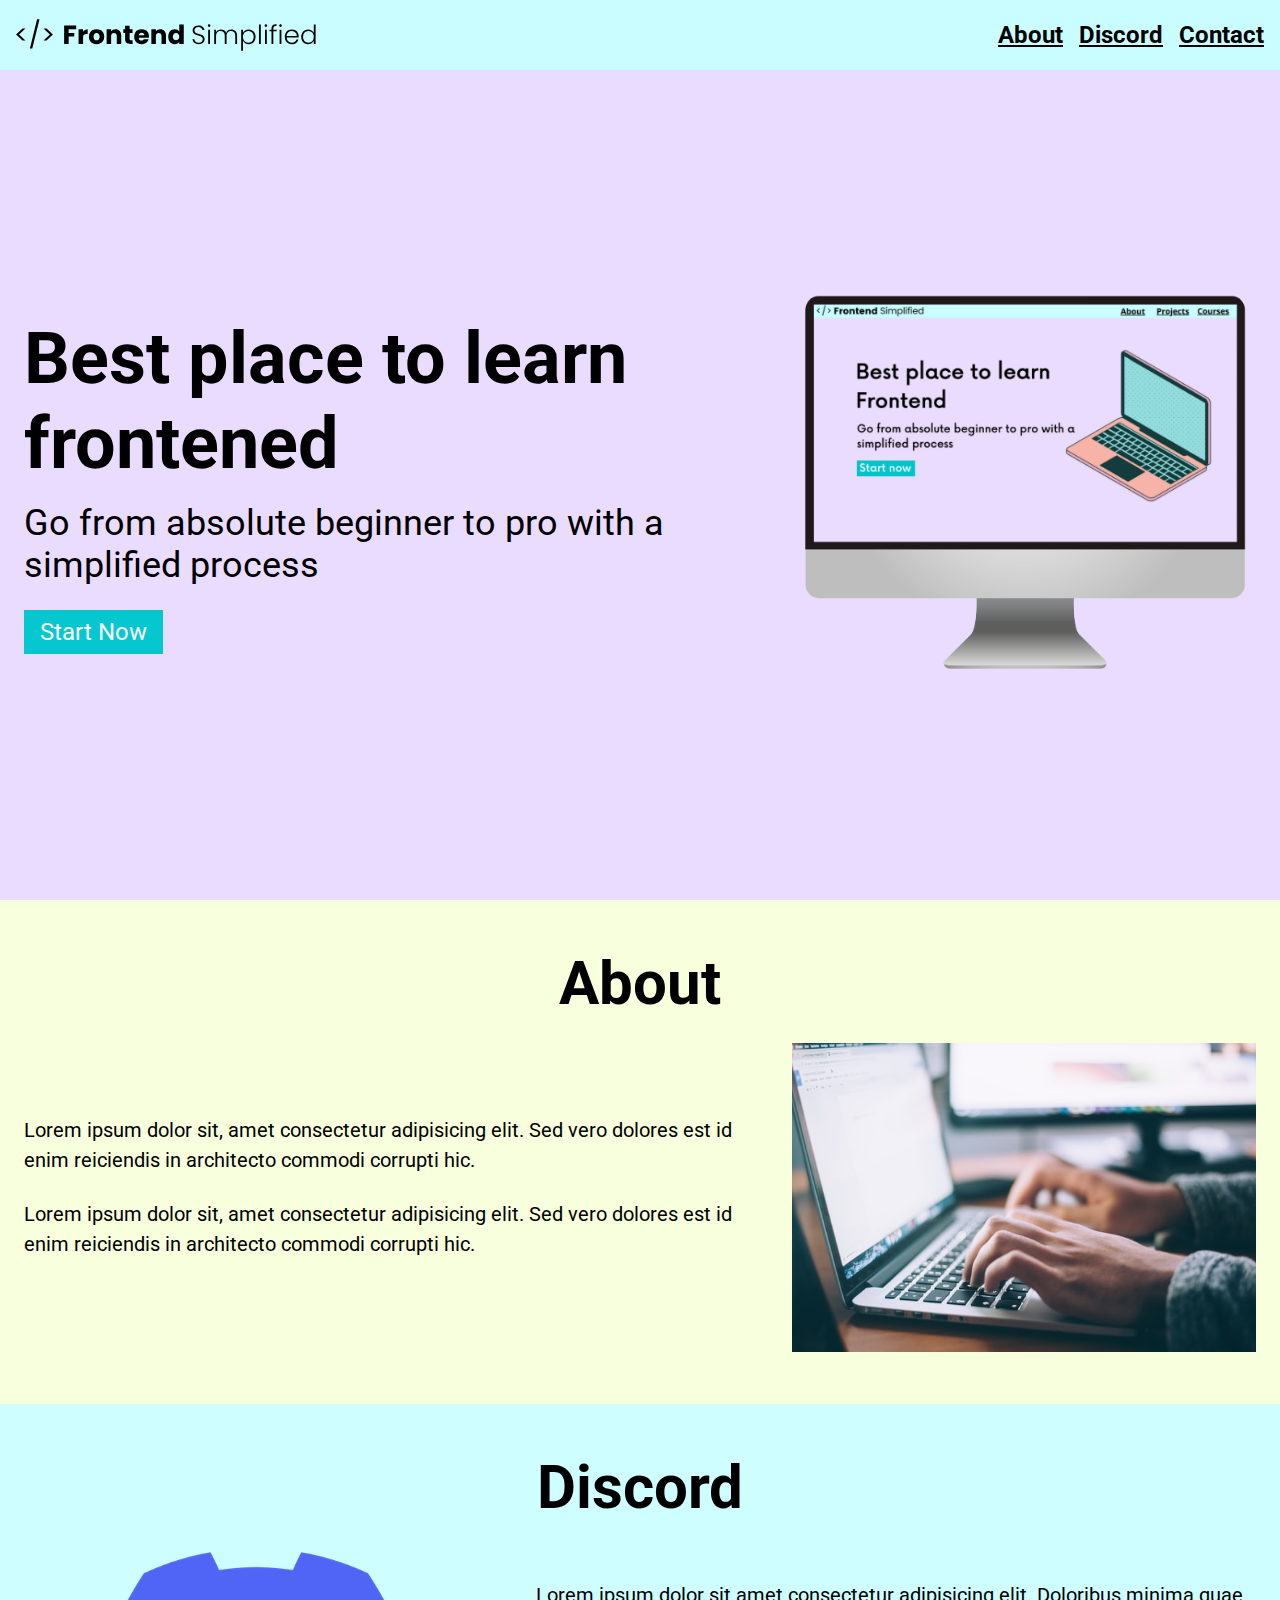
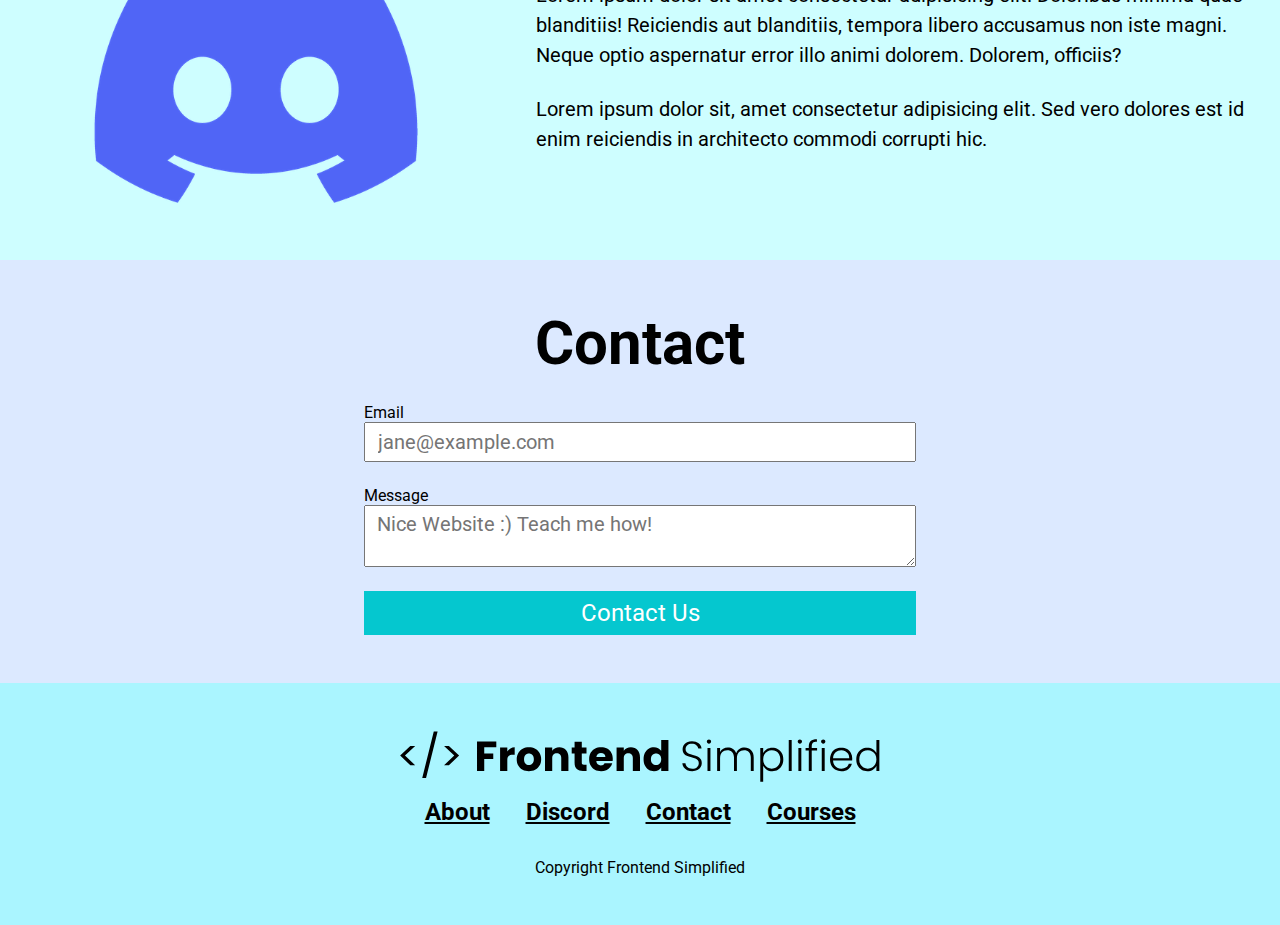
<file: index.html>
<!DOCTYPE html>
<html lang="en">
  <head>
    <meta charset="UTF-8" />
    <meta http-equiv="X-UA-Compatible" content="IE=edge" />
    <meta name="viewport" content="width=device-width, initial-scale=1.0" />
    <title>Document</title>
    <link rel="stylesheet" href="style.css" />
  </head>



  <body>
    <section>
      <nav>
        <img src="./assets/FES.svg" class="logo" alt="" />
        <ul>
          <li><a href="about">About</a></li>
          <li><a href="discord">Discord</a></li>
          <li><a href="contact">Contact</a></li>
        </ul>
      </nav>
      <header>
        <div class="row">
          <div class="home__description">
            <h1>Best place to learn frontened</h1>
            <p class="subheader">
              Go from absolute beginner to pro with a simplified process 
            </p>
            <button class="home__description--button">Start Now</button>
          </div>
          <figure>
            <img src="./assets/laptop.png" alt="home page image, laptop" />
          </figure>
        </div>
      </header>
    </section>



    <main>
      <section id="about">
        <h2>About</h2>
        <div class="row">
        <div class="section__description">
          <div class="section__description--wrapper">
            <div>
              <p class="section__description--para">
                Lorem ipsum dolor sit, amet consectetur adipisicing elit. Sed
                vero dolores est id enim reiciendis in architecto commodi
                corrupti hic.
              </p>
              <p class="section__description--para">
                Lorem ipsum dolor sit, amet consectetur adipisicing elit. Sed
                vero dolores est id enim reiciendis in architecto commodi
                corrupti hic.
              </p>
            </div>
          </div>
          <figure class="about__img--wrapper">
            <img src="./assets/about.jpg" alt="" />
          </figure>
        </div>
        </div>
      </section>



      <section id="discord">
        <h2>Discord</h2>
        <div class="row">
        <div class="section__description">
          <figure class="about__img--wrapper">
            <img src="./assets/discord.png" alt="discord logo" />
          </figure>
          <div class="section__description--wrapper">
            <p class="section__description--para">
              Lorem ipsum dolor sit amet consectetur adipisicing elit. Doloribus
              minima quae blanditiis! Reiciendis aut blanditiis, tempora libero
              accusamus non iste magni. Neque optio aspernatur error illo animi
              dolorem. Dolorem, officiis?
            </p>
            <p class="section__description--para">
              Lorem ipsum dolor sit, amet consectetur adipisicing elit. Sed vero
              dolores est id enim reiciendis in architecto commodi corrupti hic.
            </p>
          </div>
        </div>
      </div>
      </section>



      <section id="contact">
        <h2>Contact</h2>
        <form action="">
          <span>Email</span>
          <input type="email" placeholder="jane@example.com" />
          <span>Message</span>
          <textarea type="text" placeholder="Nice Website :) Teach me how!"></textarea>
          <button>Contact Us</button>
        </form>
      </section>
    </main>



    <footer>
      <img class="footer__logo" src="./assets/FES.svg" alt="" />
      <div class="footer__links">
        <a class="footer__link" href="#about">About</a>
        <a class="footer__link" href="#discord">Discord</a>
        <a class="footer__link" href="#contact">Contact</a>
        <a class="footer__link" href="">Courses</a>
      </div>
      <p>Copyright Frontend Simplified</p>
    </footer>
  </body>
</html>
</file>
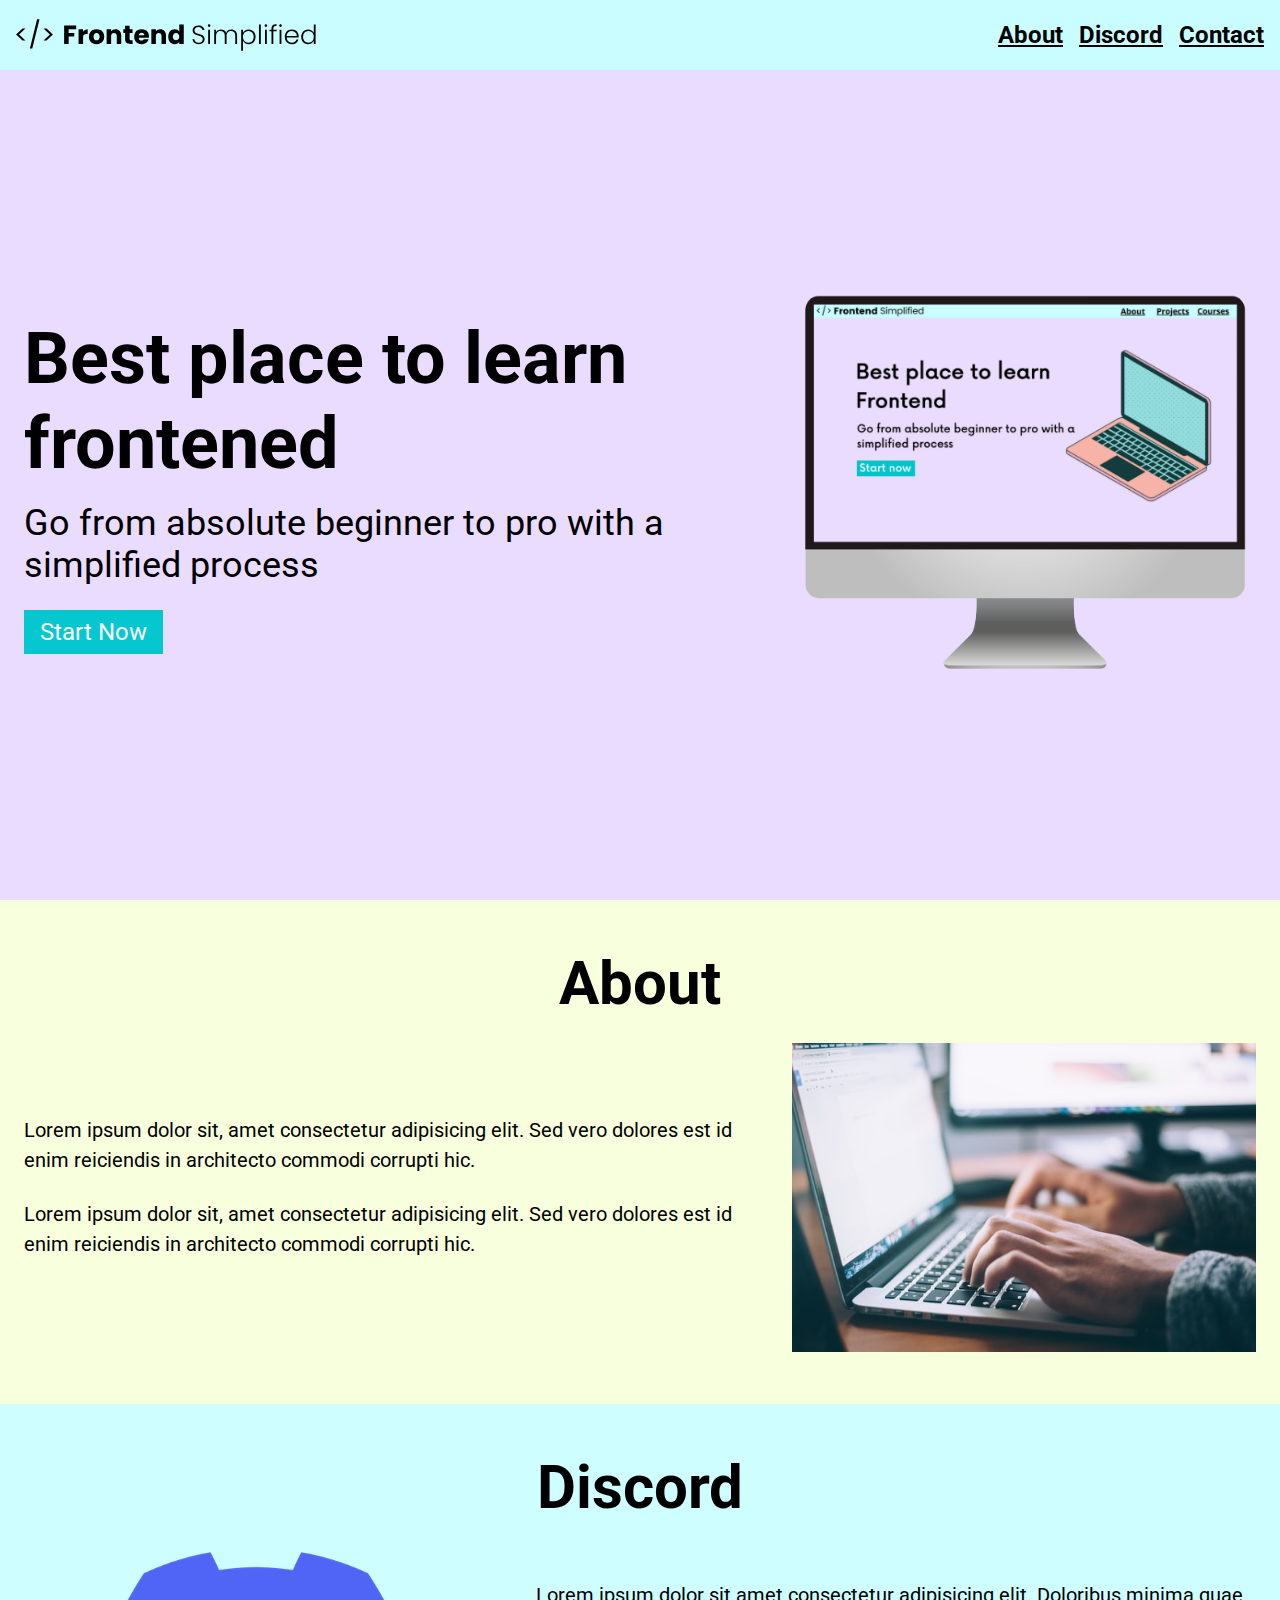
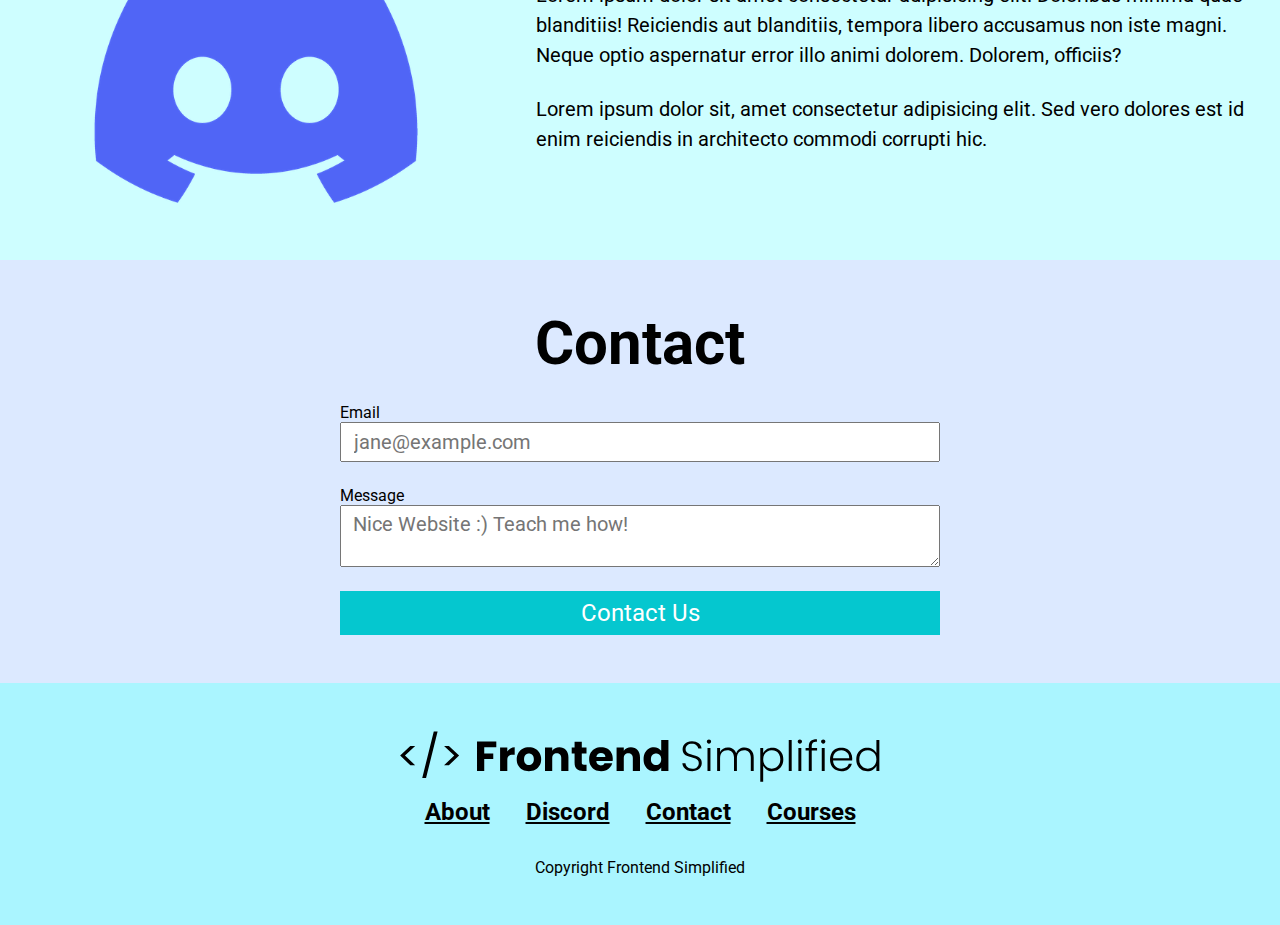
<file: MINI PROJECT/index.html>
<!DOCTYPE html>
<html lang="en">
  <head>
    <meta charset="UTF-8" />
    <meta http-equiv="X-UA-Compatible" content="IE=edge" />
    <meta name="viewport" content="width=device-width, initial-scale=1.0" />
    <title>Document</title>
    <link rel="stylesheet" href="style.css" />
  </head>



  <body>
    <section>
      <nav>
        <img src="./assets/FES.svg" class="logo" alt="" />
        <ul>
          <li><a href="about">About</a></li>
          <li><a href="discord">Discord</a></li>
          <li><a href="contact">Contact</a></li>
        </ul>
      </nav>
      <header>
        <div class="row">
          <div>
            <h1>Best place to learn frontened</h1>
            <p class="subheader">
              Go from absolute beginner to pro with a simplified process
            </p>
            <button>Start Now</button>
          </div>
          <figure>
            <img src="./assets/laptop.png" alt="home page image, laptop" />
          </figure>
        </div>
      </header>
    </section>



    <main>
      <section id="about">
        <h2>About</h2>
        <div class="row">
        <div class="section__description">
          <div class="section__description--wrapper">
            <div>
              <p class="section__description--para">
                Lorem ipsum dolor sit, amet consectetur adipisicing elit. Sed
                vero dolores est id enim reiciendis in architecto commodi
                corrupti hic.
              </p>
              <p class="section__description--para">
                Lorem ipsum dolor sit, amet consectetur adipisicing elit. Sed
                vero dolores est id enim reiciendis in architecto commodi
                corrupti hic.
              </p>
            </div>
          </div>
          <figure class="about__img--wrapper">
            <img src="./assets/about.jpg" alt="" />
          </figure>
        </div>
        </div>
      </section>



      <section id="discord">
        <h2>Discord</h2>
        <div class="row">
        <div class="section__description">
          <figure class="about__img--wrapper">
            <img src="./assets/discord.png" alt="discord logo" />
          </figure>
          <div class="section__description--wrapper">
            <p class="section__description--para">
              Lorem ipsum dolor sit amet consectetur adipisicing elit. Doloribus
              minima quae blanditiis! Reiciendis aut blanditiis, tempora libero
              accusamus non iste magni. Neque optio aspernatur error illo animi
              dolorem. Dolorem, officiis?
            </p>
            <p class="section__description--para">
              Lorem ipsum dolor sit, amet consectetur adipisicing elit. Sed vero
              dolores est id enim reiciendis in architecto commodi corrupti hic.
            </p>
          </div>
        </div>
      </div>
      </section>



      <section id="contact">
        <h2>Contact</h2>
        <form action="">
          <span>Email</span>
          <input type="email" placeholder="jane@example.com" />
          <span>Message</span>
          <textarea type="text" placeholder="Nice Website :) Teach me how!"></textarea>
          <button>Contact Us</button>
        </form>
      </section>
    </main>



    <footer>
      <img class="footer__logo" src="./assets/FES.svg" alt="" />
      <div class="footer__links">
        <a class="footer__link" href="#about">About</a>
        <a class="footer__link" href="#discord">Discord</a>
        <a class="footer__link" href="#contact">Contact</a>
        <a class="footer__link" href="">Courses</a>
      </div>
      <p>Copyright Frontend Simplified</p>
    </footer>
  </body>
</html>
</file>
<file: style.css>
@import url("https://fonts.googleapis.com/css2?family=Roboto:wght@300;400;500;700&display=swap");

* {
  margin: 0;
  padding: 0;
  box-sizing: border-box;
  font-family: "Roboto", sans-serif;
}

nav {
  height: 70px;
  display: flex;
  justify-content: space-between;
  align-items: center;
  padding: 0 16px 0 16px;
  background-color: #cafdff;
}
header {
  background-color: #eadcff;
  height: calc(100vh - 70px);
  padding: 24px;
  display: flex;
  align-items: center;
  justify-content: center;
}
h1 {
  font-size: 72px;
}
button {
  background-color: #05c7cf;
  color: white;
  border: none;
  padding: 8px 16px;
  font-size: 24px;
  cursor: pointer;
}

.subheader {
  font-size: 36px;
  margin: 16px 0 24px 0;
}

a {
  color: black;
  font-size: 24px;
  font-weight: 700;
}
.logo {
  width: 300px;
}

ul {
  display: flex;
}

li {
  list-style-type: none;
  padding-left: 16px;
}

.row {
  width: 100%;
  max-width: 1300px;
  margin: 0 auto;
  display: flex;
  align-items: center;
  justify-content: center;
}

#about,
#discord,
#contact,
footer
{
  padding: 48px 0;
}
/*


ABOUT


*/
#about {
  padding: 48px 0;
  background-color: #f8ffdc;
}

h2 {
  font-size: 60px;
  text-align: center;
  margin-bottom: 24px;
}

.section__description {
  display: flex;
  justify-content: center;
  align-items: center;
}

.about__img--wrapper {
  width: 40%;
  padding: 0 24px;
}

img {
  width: 100%;
}

.section__description--wrapper {
  width: 60%;
  padding: 0 24px;
}

.section__description--para {
  font-size: 20px;
  line-height: 1.5;
  margin-bottom: 24px;
}

/*


DISCORD


*/

#discord {
    background-color: #cefeff;
}

/*


CONTACT

*/

#contact{
    background-color: #dce9ff;
}

form{
    width: 100%;
    max-width: 600px;
    display: flex;
    flex-direction: column;
    margin: 0 auto;
    padding: 0 24px;
}

input, textarea{
    margin-bottom: 24px;
    font-size: 20px;
    padding: 6px 12px;
}



/*

Footer

*/


footer {
  background-color: #aaf5ff;
  display: flex;
  flex-direction: column;
  align-items: center;
}

.footer__logo {
  max-width: 480px;
  margin-bottom: 16px;
}


.footer__links {
  margin-bottom: 32px;

}

.footer__link {
  padding: 0 16px;

}


/* SMALL PHONES, TABLETS, LARGE SMARTPHONES */ 

@media (max-width: 728px){
.row{
  flex-direction: column;
}


.home__description {
  margin-bottom: 24px;
  display: flex;
  flex-direction: column;
}

.home__description--button  {
  max-width: 240px;
  align-items: center;
}

.h1 {
  text-align: center;
  font-size: 60px;
}

.subheader{
  text-align: center;
  font-size: 28px;
}

ul{
display: none;
}

.section__description{
  flex-direction: column;


}

.section__description--wrapper{
  width: 100%;
}

.about__img--wrapper  {
  width: 100%;

}

#discord .section__description  { 
  flex-direction: column-reverse; 
}

footer{ 
  padding: 48px 24px;
}

.footer__logo {
  max-width: 360px;

}

.footer__link {
  padding: 0 4px; 
  font-size: 16px;

}

.footer__links {
  margin-bottom: 24px;
  padding: 4px;
}

}
</file>
<file: MINI PROJECT/style.css>
@import url("https://fonts.googleapis.com/css2?family=Roboto:wght@300;400;500;700&display=swap");

* {
  margin: 0;
  padding: 0;
  box-sizing: border-box;
  font-family: "Roboto", sans-serif;
}

nav {
  height: 70px;
  display: flex;
  justify-content: space-between;
  align-items: center;
  padding: 0 16px 0 16px;
  background-color: #cafdff;
}
header {
  background-color: #eadcff;
  height: calc(100vh - 70px);
  padding: 24px;
  display: flex;
  align-items: center;
  justify-content: center;
}
h1 {
  font-size: 72px;
}
button {
  background-color: #05c7cf;
  color: white;
  border: none;
  padding: 8px 16px;
  font-size: 24px;
  cursor: pointer;
}

.subheader {
  font-size: 36px;
  margin: 16px 0 24px 0;
}

a {
  color: black;
  font-size: 24px;
  font-weight: 700;
}
.logo {
  width: 300px;
}

ul {
  display: flex;
}

li {
  list-style-type: none;
  padding-left: 16px;
}

.row {
  width: 100%;
  max-width: 1300px;
  margin: 0 auto;
  display: flex;
  align-items: center;
  justify-content: center;
}

#about,
#discord,
#contact,
footer
{
  padding: 48px 0;
}
/*


ABOUT


*/
#about {
  padding: 48px 0;
  background-color: #f8ffdc;
}

h2 {
  font-size: 60px;
  text-align: center;
  margin-bottom: 24px;
}

.section__description {
  display: flex;
  justify-content: center;
  align-items: center;
}

.about__img--wrapper {
  width: 40%;
  padding: 0 24px;
}

img {
  width: 100%;
}

.section__description--wrapper {
  width: 60%;
  padding: 0 24px;
}

.section__description--para {
  font-size: 20px;
  line-height: 1.5;
  margin-bottom: 24px;
}

/*


DISCORD


*/

#discord {
    background-color: #cefeff;
}

/*


CONTACT

*/

#contact{
    background-color: #dce9ff;
}

form{
    width: 100%;
    max-width: 600px;
    display: flex;
    flex-direction: column;
    margin: 0 auto;
}

input, textarea{
    margin-bottom: 24px;
    font-size: 20px;
    padding: 6px 12px;
}



/*

Footer

*/


footer {
  background-color: #aaf5ff;
  display: flex;
  flex-direction: column;
  align-items: center;
}

.footer__logo {
  max-width: 480px;
  margin-bottom: 16px;
}


.footer__links {
  margin-bottom: 32px;

}

.footer__link {
  padding: 0 16px;

}
</file>
